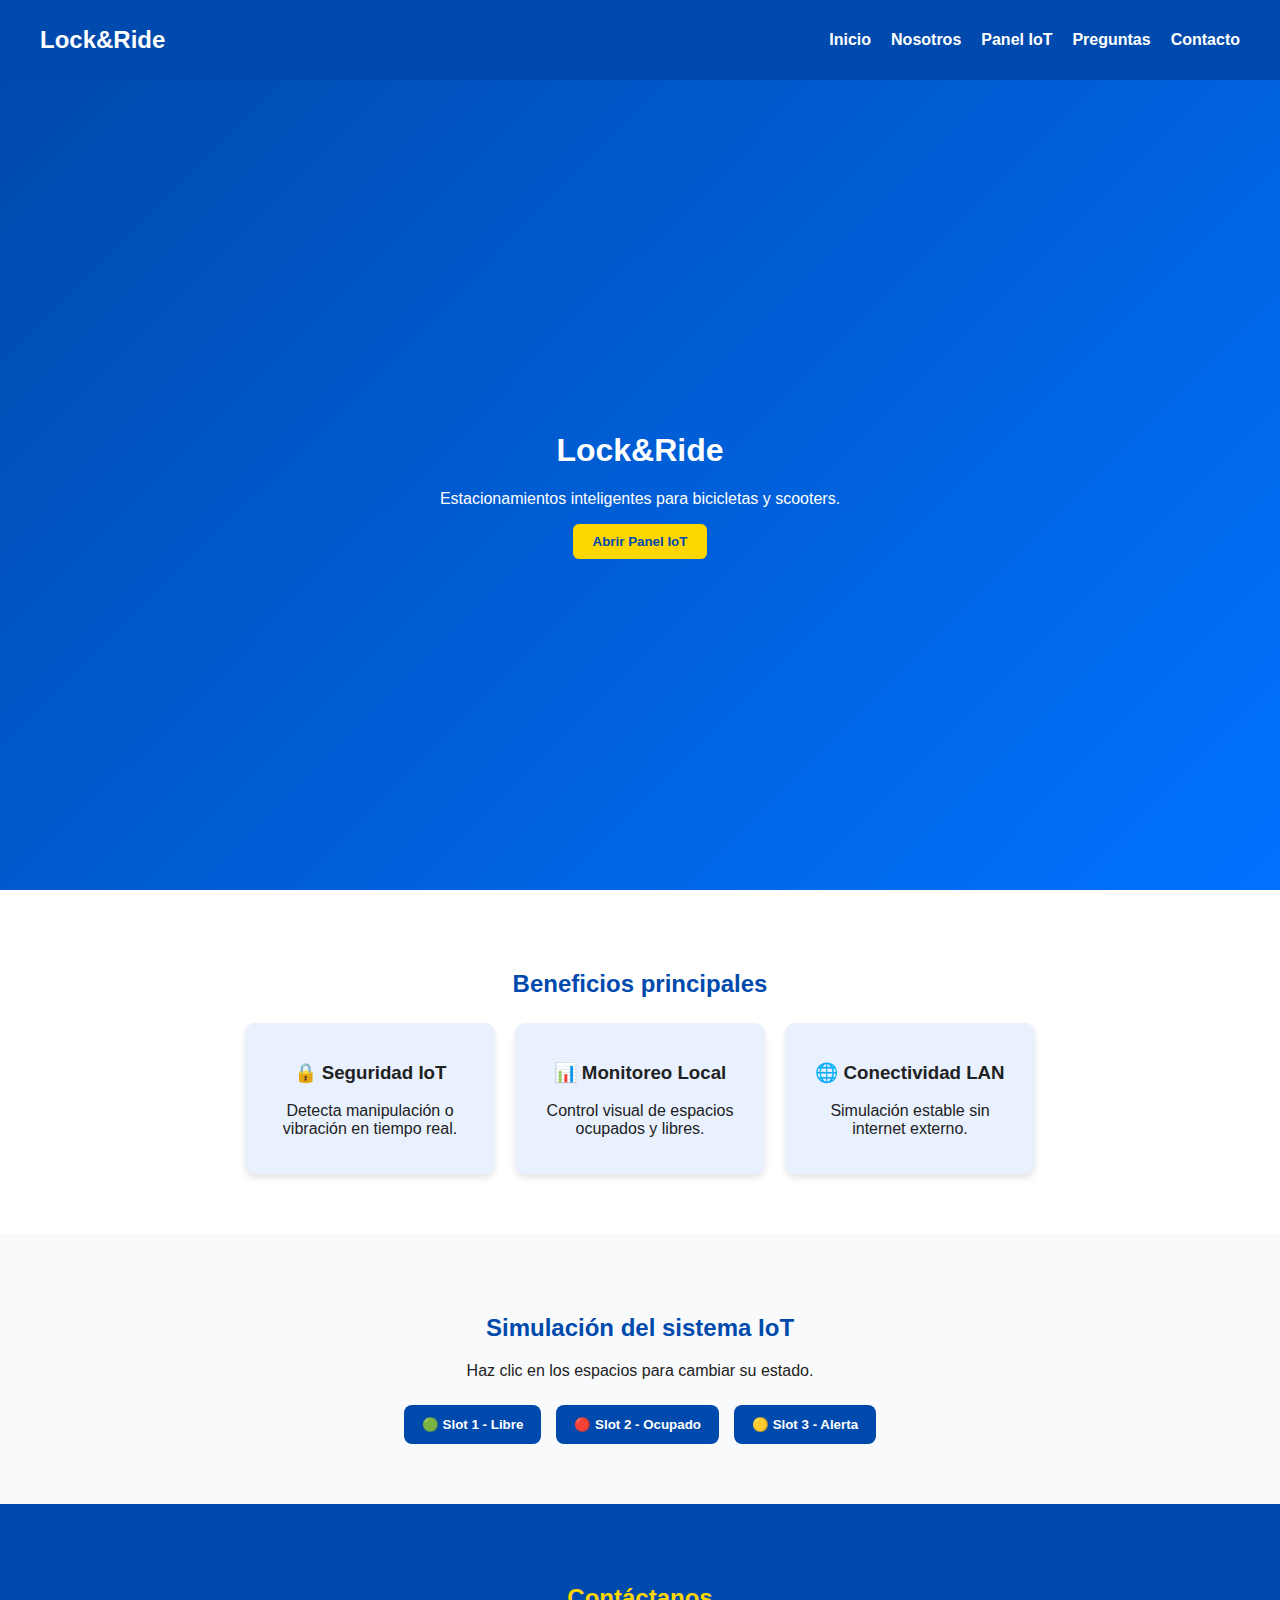
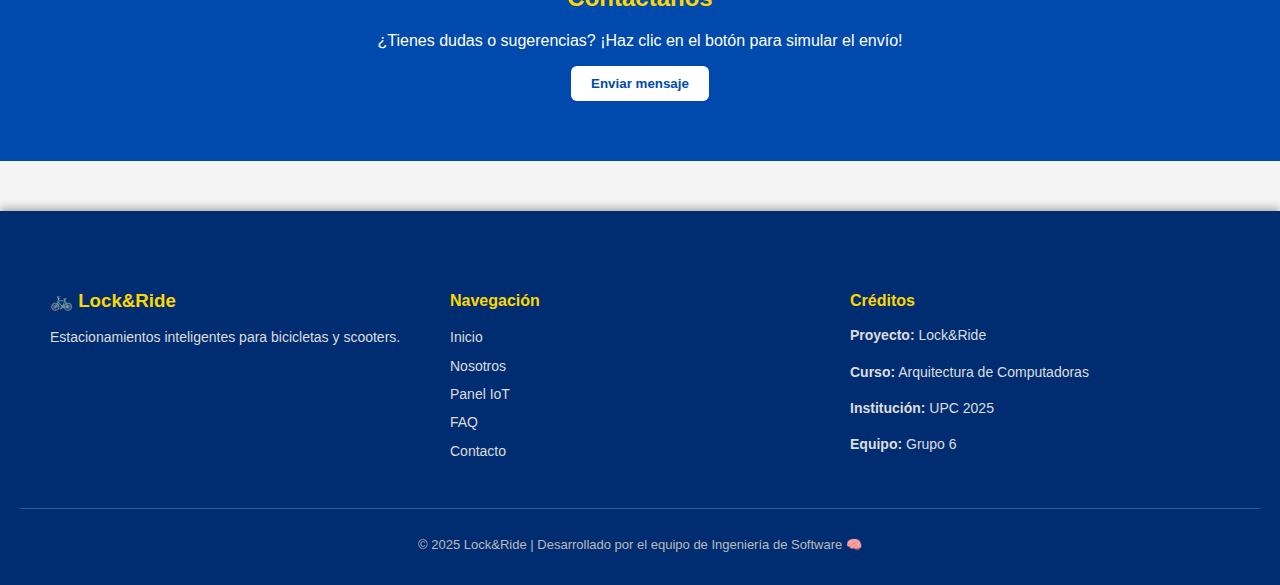
<file: index.html>
<!DOCTYPE html>
<html lang="es">
<head>
    <meta charset="UTF-8">
    <meta name="viewport" content="width=device-width, initial-scale=1.0">
    <title>Lock&Ride - Estacionamiento Inteligente</title>
    <link rel="stylesheet" href="./css/styles.css">
</head>

<body>
<nav class="navbar">
    <div class="logo">Lock&Ride</div>
    <ul class="nav-links">
        <li><a href="index.html">Inicio</a></li>
        <li><a href="about.html">Nosotros</a></li>
        <li><a href="panel.html">Panel IoT</a></li>
        <li><a href="faq.html">Preguntas</a></li>
        <li><a href="contact.html">Contacto</a></li>

    </ul>
</nav>

<header class="hero" id="inicio">
    <div class="hero-content">
        <h1>Lock&Ride</h1>
        <p>Estacionamientos inteligentes para bicicletas y scooters.</p>
        <button id="btnPanel" class="btn-primary">Abrir Panel IoT</button>
    </div>
</header>

<section id="beneficios" class="benefits">
    <h2>Beneficios principales</h2>
    <div class="cards">
        <div class="card"><h3>🔒 Seguridad IoT</h3><p>Detecta manipulación o vibración en tiempo real.</p></div>
        <div class="card"><h3>📊 Monitoreo Local</h3><p>Control visual de espacios ocupados y libres.</p></div>
        <div class="card"><h3>🌐 Conectividad LAN</h3><p>Simulación estable sin internet externo.</p></div>
    </div>
</section>

<section id="simulacion" class="simulation">
    <h2>Simulación del sistema IoT</h2>
    <p>Haz clic en los espacios para cambiar su estado.</p>
    <div class="slots">
        <button class="slot" id="slot1">🟢 Slot 1 - Libre</button>
        <button class="slot" id="slot2">🔴 Slot 2 - Ocupado</button>
        <button class="slot" id="slot3">🟡 Slot 3 - Alerta</button>
    </div>
</section>

<section id="contacto" class="contact">
    <h2>Contáctanos</h2>
    <p>¿Tienes dudas o sugerencias? ¡Haz clic en el botón para simular el envío!</p>
    <button id="btnContacto" class="btn-secondary">Enviar mensaje</button>
</section>

<footer class="footer">
    <div class="footer-container">
        <div class="footer-col">
            <h3>🚲 Lock&Ride</h3>
            <p>Estacionamientos inteligentes para bicicletas y scooters.</p>
        </div>

        <div class="footer-col">
            <h4>Navegación</h4>
            <ul>
                <li><a href="index.html">Inicio</a></li>
                <li><a href="about.html">Nosotros</a></li>
                <li><a href="panel.html">Panel IoT</a></li>
                <li><a href="faq.html">FAQ</a></li>
                <li><a href="contact.html">Contacto</a></li>
            </ul>
        </div>

        <div class="footer-col">
            <h4>Créditos</h4>
            <p><b>Proyecto:</b> Lock&Ride</p>
            <p><b>Curso:</b> Arquitectura de Computadoras</p>
            <p><b>Institución:</b> UPC 2025</p>
            <p><b>Equipo:</b> Grupo 6</p>
        </div>
    </div>

    <div class="footer-bottom">
        <p>© 2025 Lock&Ride | Desarrollado por el equipo de Ingeniería de Software 🧠</p>
    </div>
</footer>

<script src="js/main.js"></script>
</body>
</html>
</file>
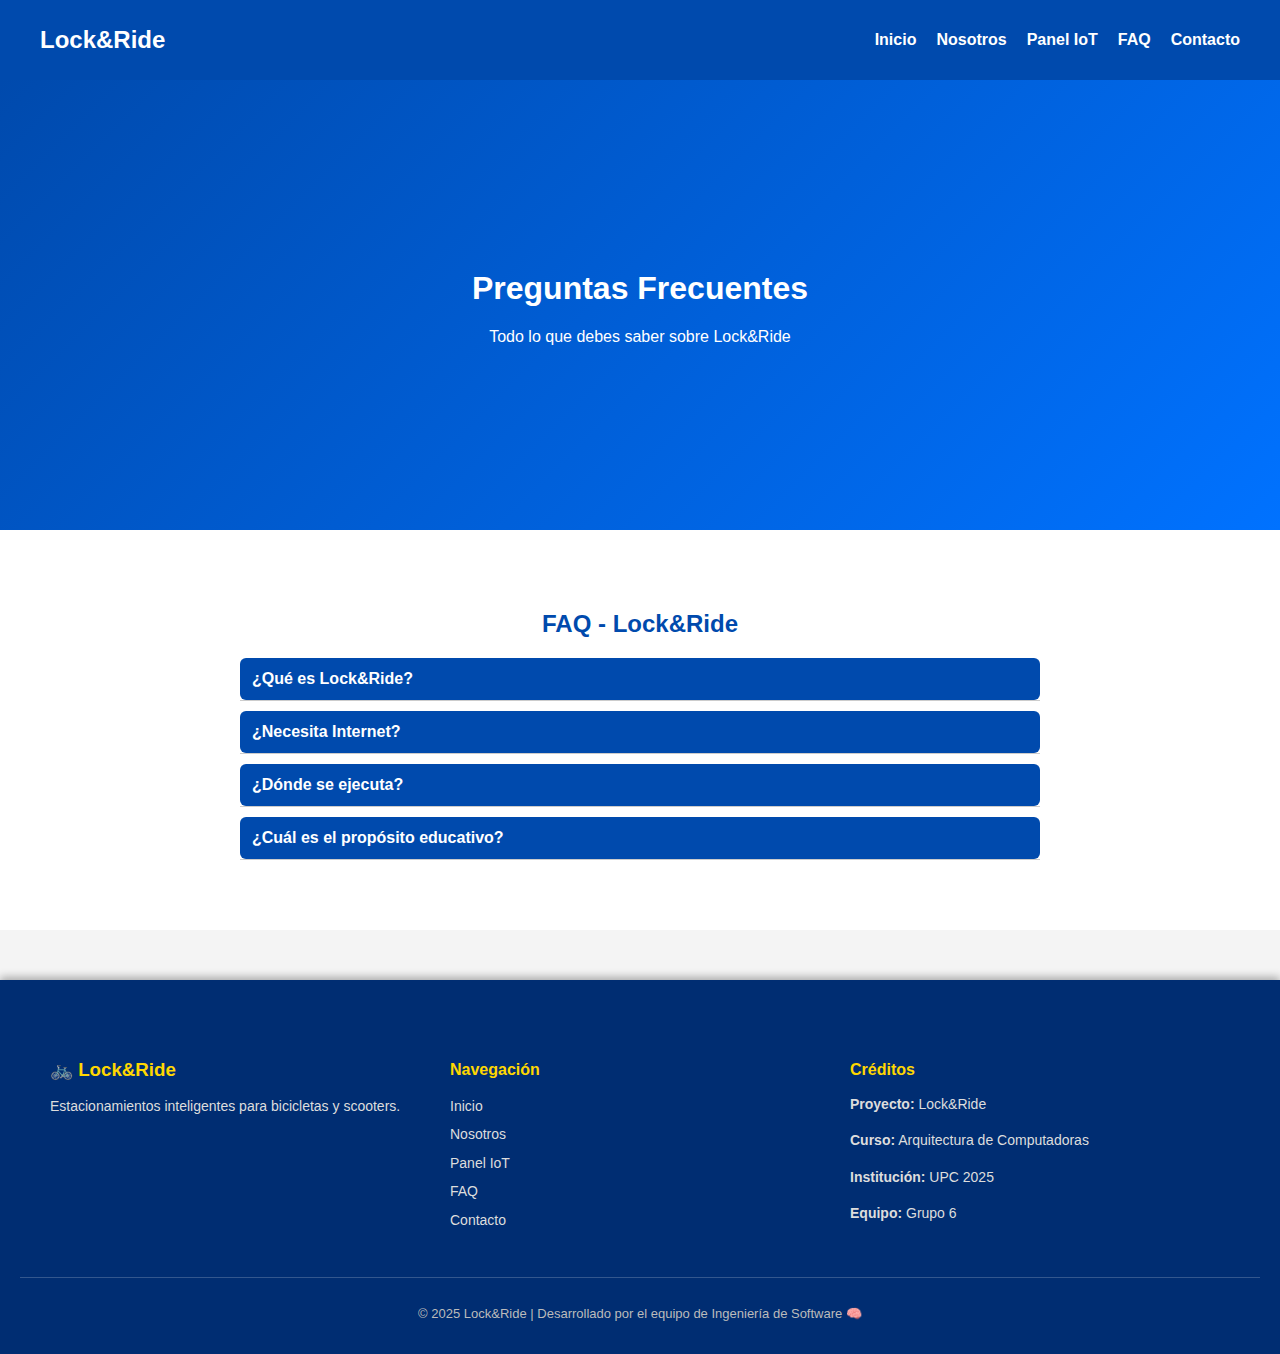
<file: faq.html>
<!DOCTYPE html>
<html lang="es">
<head>
    <meta charset="UTF-8">
    <meta name="viewport" content="width=device-width, initial-scale=1.0">
    <title>Lock&Ride - Preguntas Frecuentes</title>
    <link rel="stylesheet" href="css/styles.css">
</head>
<body>
<nav class="navbar">
    <div class="logo">Lock&Ride</div>
    <ul class="nav-links">
        <li><a href="index.html">Inicio</a></li>
        <li><a href="about.html">Nosotros</a></li>
        <li><a href="panel.html">Panel IoT</a></li>
        <li><a href="faq.html">FAQ</a></li>
        <li><a href="contact.html">Contacto</a></li>
    </ul>
</nav>

<header class="hero small">
    <div class="hero-content">
        <h1>Preguntas Frecuentes</h1>
        <p>Todo lo que debes saber sobre Lock&Ride</p>
    </div>
</header>

<section class="benefits" id="faq">
    <h2>FAQ - Lock&Ride</h2>
    <div class="faq-container">
        <div class="faq-item">
            <button class="faq-question">¿Qué es Lock&Ride?</button>
            <div class="faq-answer"><p>Es un sistema IoT educativo que simula estacionamientos inteligentes con sensores de contacto y vibración conectados a un servidor local.</p></div>
        </div>
        <div class="faq-item">
            <button class="faq-question">¿Necesita Internet?</button>
            <div class="faq-answer"><p>No. La comunicación se realiza a través de una red LAN simulada (o local), sin depender de servicios externos.</p></div>
        </div>
        <div class="faq-item">
            <button class="faq-question">¿Dónde se ejecuta?</button>
            <div class="faq-answer"><p>Puede ejecutarse tanto en Cisco Packet Tracer (para simulación) como en Visual Studio Code (para interfaz web).</p></div>
        </div>
        <div class="faq-item">
            <button class="faq-question">¿Cuál es el propósito educativo?</button>
            <div class="faq-answer"><p>Demostrar cómo se integra la arquitectura IoT en sistemas reales, aplicando conceptos de red, sensores y diseño web.</p></div>
        </div>
    </div>
</section>

<footer class="footer">
    <div class="footer-container">
        <div class="footer-col">
            <h3>🚲 Lock&Ride</h3>
            <p>Estacionamientos inteligentes para bicicletas y scooters.</p>
        </div>

        <div class="footer-col">
            <h4>Navegación</h4>
            <ul>
                <li><a href="index.html">Inicio</a></li>
                <li><a href="about.html">Nosotros</a></li>
                <li><a href="panel.html">Panel IoT</a></li>
                <li><a href="faq.html">FAQ</a></li>
                <li><a href="contact.html">Contacto</a></li>
            </ul>
        </div>

        <div class="footer-col">
            <h4>Créditos</h4>
            <p><b>Proyecto:</b> Lock&Ride</p>
            <p><b>Curso:</b> Arquitectura de Computadoras</p>
            <p><b>Institución:</b> UPC 2025</p>
            <p><b>Equipo:</b> Grupo 6</p>
        </div>
    </div>

    <div class="footer-bottom">
        <p>© 2025 Lock&Ride | Desarrollado por el equipo de Ingeniería de Software 🧠</p>
    </div>
</footer>

<script src="js/main.js"></script>
</body>
</html>
</file>
<file: css/styles.css>
/* ===============================
   CONFIGURACIÓN GENERAL
=================================*/
* {
    box-sizing: border-box;
    scroll-behavior: smooth;
}

body {
    margin: 0;
    font-family: 'Segoe UI', Arial, sans-serif;
    background-color: #f4f4f4;
    color: #222;
}

/* ===============================
   NAVBAR
=================================*/
.navbar {
    display: flex;
    justify-content: space-between;
    align-items: center;
    background-color: #004aad;
    color: white;
    padding: 15px 40px;
    position: sticky;
    top: 0;
    z-index: 10;
}

.logo {
    font-size: 24px;
    font-weight: bold;
}

.nav-links {
    list-style: none;
    display: flex;
    gap: 20px;
}

.nav-links a {
    color: white;
    text-decoration: none;
    font-weight: bold;
    transition: 0.3s;
}

.nav-links a:hover {
    color: #FFD700;
}

/* ===============================
   HERO SECTION
=================================*/
.hero {
    height: 90vh;
    background: linear-gradient(135deg, #004aad, #0072ff);
    color: white;
    display: flex;
    align-items: center;
    justify-content: center;
    text-align: center;
}

.hero.small {
    height: 50vh;
}

.hero-content {
    animation: fadeIn 1.5s ease-in;
}

.btn-primary {
    background-color: #FFD700;
    color: #004aad;
    border: none;
    padding: 10px 20px;
    border-radius: 6px;
    font-weight: bold;
    cursor: pointer;
    transition: 0.3s;
}

.btn-primary:hover {
    background-color: white;
}

/* ===============================
   BENEFICIOS / ABOUT
=================================*/
.benefits {
    background: #fff;
    text-align: center;
    padding: 60px 20px;
}

.benefits h2 {
    color: #004aad;
}

.cards {
    display: flex;
    flex-wrap: wrap;
    justify-content: center;
    gap: 20px;
    margin-top: 25px;
}

.card {
    background: #e9f1ff;
    border-radius: 10px;
    padding: 20px;
    width: 250px;
    box-shadow: 0 4px 6px rgba(0,0,0,0.1);
    transition: 0.3s;
}

.card:hover {
    transform: scale(1.05);
}

/* ===============================
   SIMULACIÓN / PANEL
=================================*/
.simulation {
    background: #f9fafc;
    text-align: center;
    padding: 60px 20px;
}

.simulation h2 {
    color: #004aad;
}

.slots {
    display: flex;
    justify-content: center;
    gap: 15px;
    margin-top: 25px;
    flex-wrap: wrap;
}

.slot {
    background: #004aad;
    color: white;
    border: none;
    padding: 12px 18px;
    border-radius: 8px;
    font-weight: bold;
    cursor: pointer;
    transition: 0.3s;
}

.slot:hover {
    background: #0072ff;
}

/* TABLAS DEL PANEL */
table {
    border-collapse: collapse;
    width: 80%;
    margin: 25px auto;
    background: #fff;
    box-shadow: 0 2px 6px rgba(0,0,0,0.1);
}

th, td {
    border: 1px solid #ccc;
    padding: 10px;
    text-align: center;
}

th {
    background: #004aad;
    color: white;
}

.ok {
    background-color: #7CFC00;
}

.busy {
    background-color: #FF6347;
    color: white;
}

.alert {
    background-color: #FFD700;
}

/* ===============================
   CONTACTO / FORMULARIO
=================================*/
.contact {
    background: #004aad;
    color: white;
    text-align: center;
    padding: 60px 20px;
}

.contact h2 {
    color: #FFD700;
}

form {
    background: #fff;
    color: #222;
    width: 80%;
    max-width: 500px;
    margin: 25px auto;
    padding: 25px;
    border-radius: 8px;
    box-shadow: 0 0 10px rgba(0,0,0,0.1);
    text-align: left;
}

form label {
    display: block;
    margin-top: 10px;
    font-weight: bold;
}

form input, form textarea {
    width: 100%;
    margin-top: 5px;
    padding: 10px;
    border: 1px solid #ccc;
    border-radius: 6px;
    font-family: Arial;
}

form button {
    margin-top: 15px;
    background-color: #004aad;
    color: white;
    border: none;
    padding: 10px 20px;
    border-radius: 6px;
    cursor: pointer;
    font-weight: bold;
    transition: 0.3s;
}

form button:hover {
    background-color: #0072ff;
}

/* ===============================
   BOTONES SECUNDARIOS
=================================*/
.btn-secondary {
    background-color: white;
    color: #004aad;
    border: none;
    padding: 10px 20px;
    border-radius: 6px;
    font-weight: bold;
    cursor: pointer;
    transition: 0.3s;
}

.btn-secondary:hover {
    background-color: #FFD700;
}

/* ===== FAQ ===== */
.faq-container {
    max-width: 800px;
    margin: 0 auto;
    text-align: left;
}

.faq-item {
    border-bottom: 1px solid #ccc;
    margin-bottom: 10px;
}

.faq-question {
    width: 100%;
    text-align: left;
    padding: 12px;
    background: #004aad;
    color: white;
    border: none;
    font-weight: bold;
    font-size: 16px;
    cursor: pointer;
    border-radius: 6px;
}

.faq-question:hover {
    background: #0072ff;
}

.faq-answer {
    max-height: 0;
    overflow: hidden;
    transition: max-height 0.3s ease, padding 0.3s ease;
    background: #f9f9f9;
    border-radius: 4px;
}

.faq-answer p {
    padding: 0 15px;
}

.faq-answer.open {
    max-height: 200px;
    padding: 10px 15px;
}

.faq-question.active {
    background: #FFD700;
    color: #004aad;
}

/* ===============================
   FOOTER
=================================*/
.footer {
    background-color: #002d72;
    color: #eee;
    padding: 50px 20px 20px;
    margin-top: 50px;
    box-shadow: 0 -3px 8px rgba(0,0,0,0.3);
}

.footer-container {
    display: flex;
    justify-content: space-around;
    flex-wrap: wrap;
    max-width: 1200px;
    margin: 0 auto;
    text-align: left;
}

.footer-col {
    flex: 1;
    min-width: 250px;
    margin: 10px;
}

.footer-col h3, .footer-col h4 {
    color: #FFD700;
    margin-bottom: 10px;
}

.footer-col p, .footer-col li {
    font-size: 14px;
    color: #ddd;
    line-height: 1.6;
}

.footer-col ul {
    list-style: none;
    padding: 0;
}

.footer-col li {
    margin-bottom: 6px;
}

.footer-col a {
    text-decoration: none;
    color: #ddd;
    transition: 0.3s;
}

.footer-col a:hover {
    color: #FFD700;
    text-decoration: underline;
}

/* ===============================
   LINEA INFERIOR
=================================*/
.footer-bottom {
    border-top: 1px solid rgba(255,255,255,0.2);
    margin-top: 20px;
    padding-top: 15px;
    text-align: center;
    font-size: 13px;
    color: #bbb;
}
/* ===== NUEVA SECCIÓN DE CARDS ANCHAS ===== */
.feature-grid {
    background: #fff;
    text-align: center;
    padding: 80px 20px;
}

.feature-grid h2 {
    color: #004aad;
    font-size: 2rem;
    margin-bottom: 40px;
}

.card-grid {
    display: grid;
    grid-template-columns: repeat(auto-fit, minmax(280px, 1fr));
    gap: 25px;
    max-width: 1200px;
    margin: 0 auto;
}

.card-wide {
    background: linear-gradient(145deg, #f7f9fc, #e3ebff);
    border-radius: 16px;
    padding: 30px;
    box-shadow: 0 4px 12px rgba(0, 0, 0, 0.1);
    transition: all 0.3s ease;
    text-align: left;
}

.card-wide:hover {
    transform: translateY(-8px);
    background: linear-gradient(145deg, #fff, #dbe7ff);
    box-shadow: 0 8px 18px rgba(0, 0, 0, 0.15);
}

/* ===== CTA Section ===== */
.cta-section {
    background: linear-gradient(135deg, #004aad, #0072ff);
    color: white;
    text-align: center;
    padding: 80px 20px;
}

.cta-section .btn-secondary {
    margin-top: 20px;
    background: white;
    color: #004aad;
    font-weight: bold;
    border-radius: 8px;
}

.cta-section .btn-secondary:hover {
    background: #FFD700;
}

/* ===============================
   RESPONSIVE
=================================*/
@media (max-width: 900px) {
    /* --- Navbar --- */
    .navbar {
        flex-direction: column;
        align-items: flex-start;
        padding: 12px 20px;
    }

    .logo {
        font-size: 20px;
        margin-bottom: 10px;
    }

    .nav-links {
        display: flex;
        flex-direction: column;
        width: 100%;
        gap: 10px;
    }

    .nav-links li {
        width: 100%;
    }

    .nav-links a {
        display: block;
        width: 100%;
        background: rgba(255,255,255,0.1);
        padding: 8px;
        border-radius: 6px;
        text-align: center;
    }

    .nav-links a:hover {
        background: #FFD700;
        color: #004aad;
    }

    /* --- Hero --- */
    .hero {
        height: auto;
        padding: 60px 20px;
        text-align: center;
    }

    .hero-content h1 {
        font-size: 28px;
    }

    .hero-content p {
        font-size: 16px;
        margin: 10px 0 20px;
    }

    .btn-primary {
        font-size: 14px;
        padding: 8px 16px;
    }

    /* --- Cards grid --- */
    .card-grid {
        display: grid;
        grid-template-columns: 1fr;
        gap: 20px;
        padding: 0 10px;
    }

    .card-wide {
        width: 100%;
        text-align: center;
        padding: 20px;
    }

    /* --- CTA Section --- */
    .cta-section {
        padding: 50px 20px;
    }

    .cta-section h2 {
        font-size: 22px;
    }

    .cta-section p {
        font-size: 15px;
    }

    /* --- Footer --- */
    .footer-container {
        flex-direction: column;
        text-align: center;
    }

    .footer-col {
        margin-bottom: 20px;
    }
}
</file>
